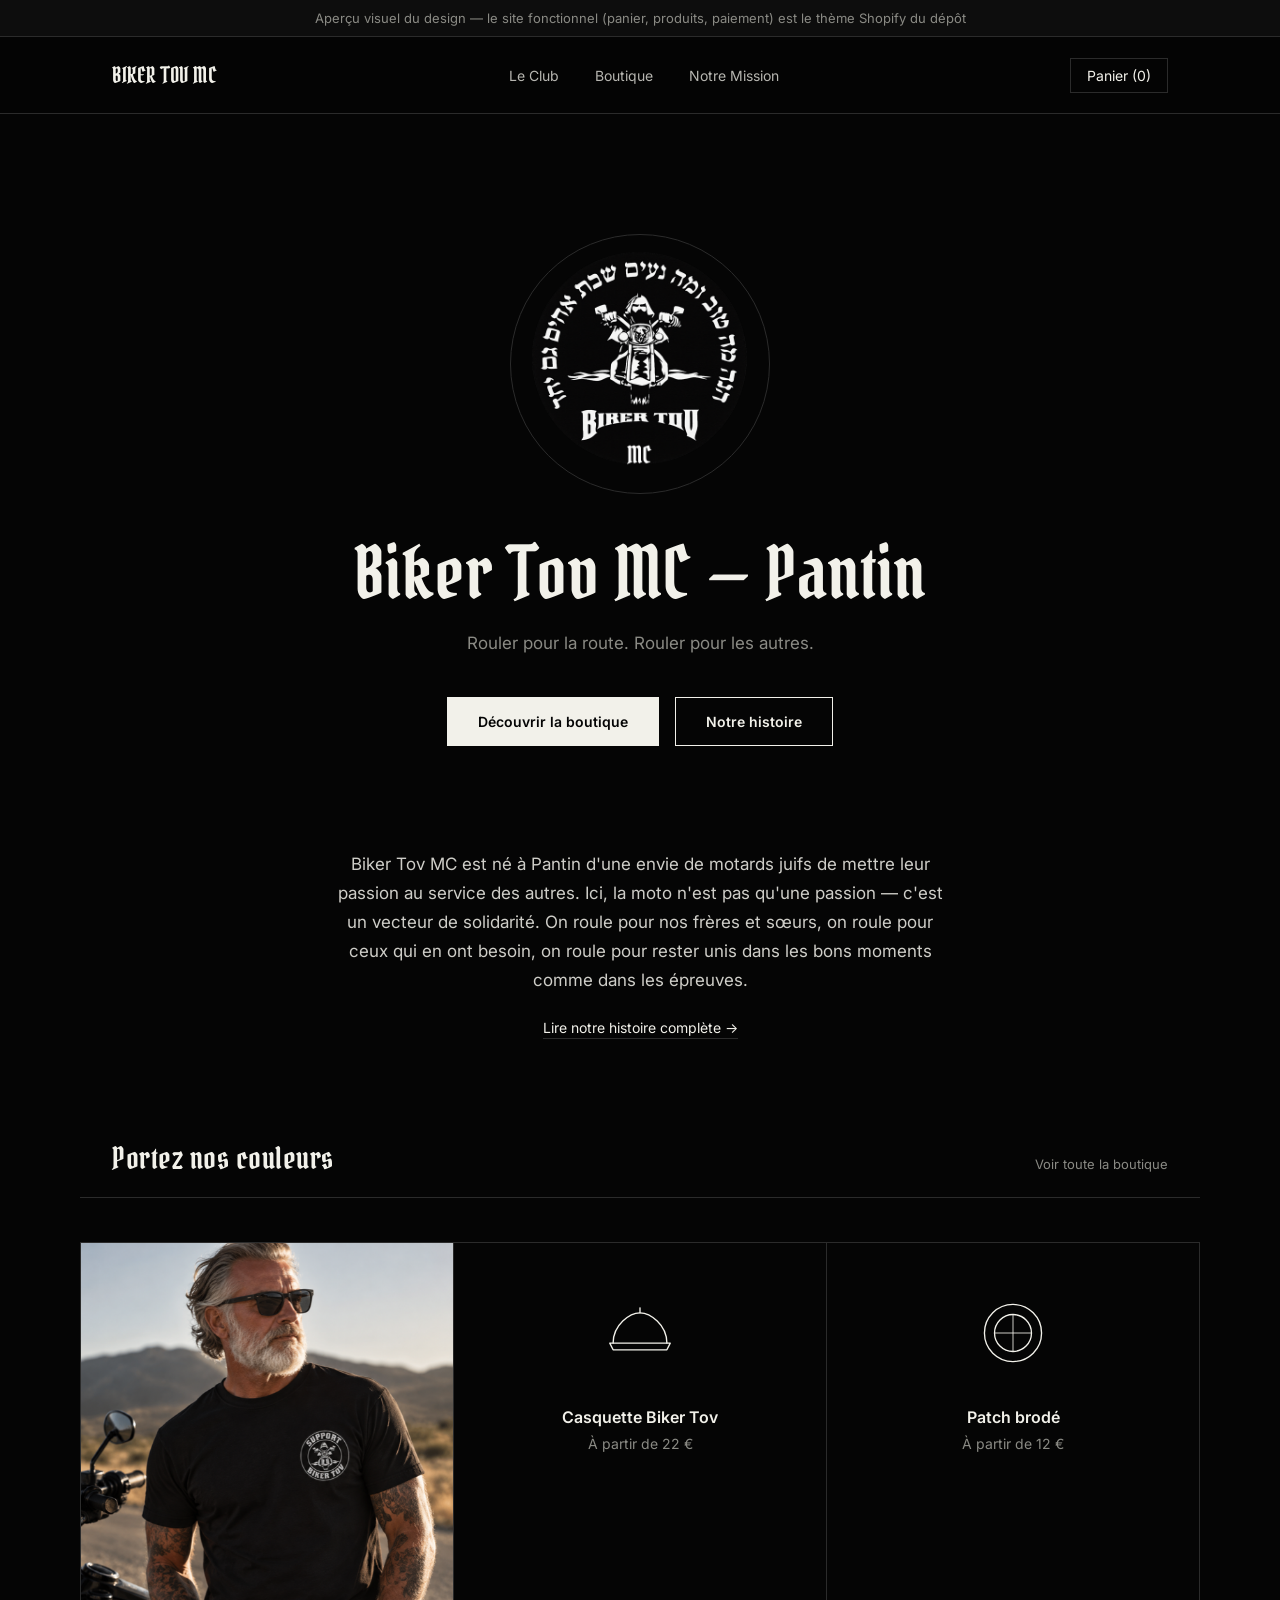
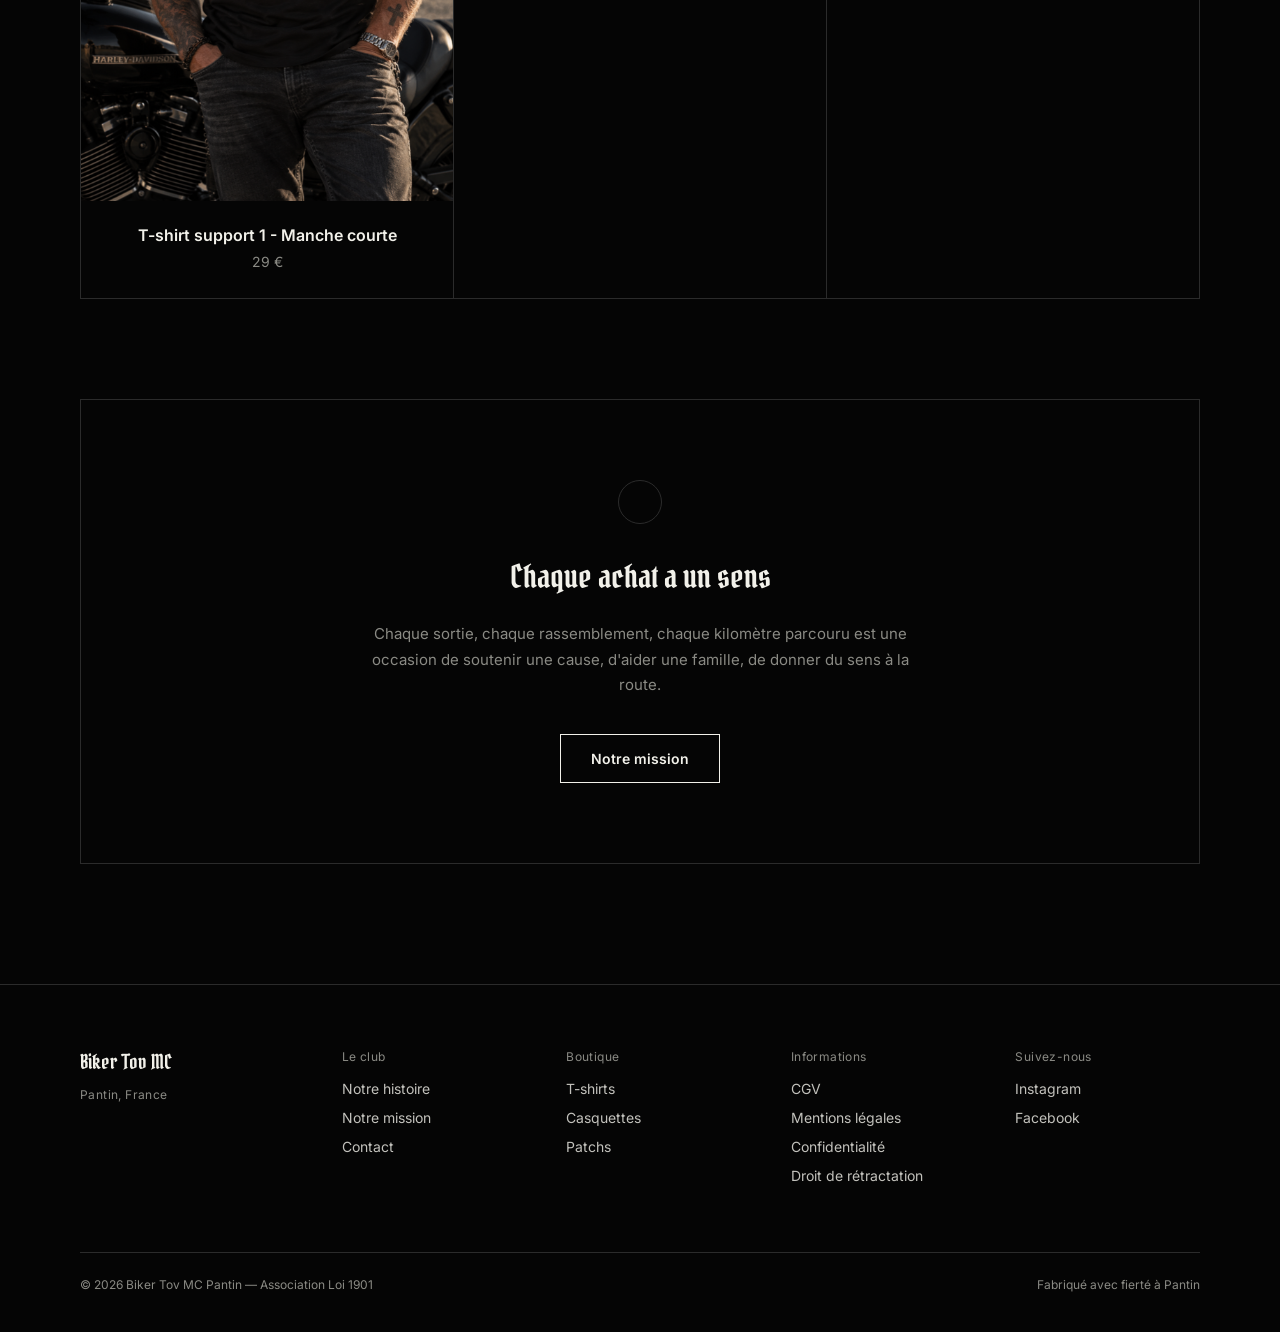
<file: preview/index.html>
<!DOCTYPE html>
<html lang="fr">
<head>
<meta charset="UTF-8">
<meta name="viewport" content="width=device-width, initial-scale=1.0">
<title>Biker Tov MC — Pantin</title>
<link rel="stylesheet" href="assets/style.css">
</head>
<body>

<div class="preview-banner">Aperçu visuel du design — le site fonctionnel (panier, produits, paiement) est le thème Shopify du dépôt</div>

<nav>
  <div class="wrap">
    <div class="brand">BIKER TOV MC</div>
    <div class="nav-links">
      <a href="le-club.html">Le Club</a>
      <a href="boutique.html">Boutique</a>
      <a href="notre-mission.html">Notre Mission</a>
    </div>
    <a href="#" class="nav-cart">Panier (0)</a>
  </div>
</nav>

<section class="hero">
  <div class="badge-ring">
    <div class="badge-ring-inner">
      <img src="assets/logo-biker-tov.png" alt="Logo Biker Tov MC Pantin" class="hero-logo">
    </div>
  </div>
  <h1>Biker Tov MC — Pantin</h1>
  <p class="tagline">Rouler pour la route. Rouler pour les autres.</p>
  <div class="hero-ctas">
    <a href="boutique.html" class="btn btn-fill">Découvrir la boutique</a>
    <a href="le-club.html" class="btn btn-outline">Notre histoire</a>
  </div>
</section>

<section class="intro">
  <p>Biker Tov MC est né à Pantin d'une envie de motards juifs de mettre leur passion au service des autres. Ici, la moto n'est pas qu'une passion — c'est un vecteur de solidarité. On roule pour nos frères et sœurs, on roule pour ceux qui en ont besoin, on roule pour rester unis dans les bons moments comme dans les épreuves.</p>
  <a href="le-club.html" class="read-more">Lire notre histoire complète →</a>
</section>

<section class="products no-top-pad">
  <div class="section-head">
    <h2>Portez nos couleurs</h2>
    <a href="boutique.html">Voir toute la boutique</a>
  </div>
  <div class="product-grid">

    <div class="product-card has-photo">
      <img src="assets/products/tshirt-support-1.png" alt="T-shirt support 1 - Manche courte" class="product-photo">
      <h3>T-shirt support 1 - Manche courte</h3>
      <p class="price">29 €</p>
    </div>

    <div class="product-card">
      <svg class="product-icon" viewBox="0 0 100 100" fill="none" stroke="#f2f1ea" stroke-width="1.6">
        <path d="M18 62 C18 40 38 26 50 26 C62 26 82 40 82 62" stroke-linecap="round"/>
        <path d="M14 62 L86 62 L82 70 L18 70 Z" stroke-linejoin="round"/>
        <path d="M50 26 L50 20" stroke-linecap="round"/>
      </svg>
      <h3>Casquette Biker Tov</h3>
      <p class="price">À partir de 22 €</p>
    </div>

    <div class="product-card">
      <svg class="product-icon" viewBox="0 0 100 100" fill="none" stroke="#f2f1ea" stroke-width="1.6">
        <circle cx="50" cy="50" r="34"/>
        <circle cx="50" cy="50" r="22"/>
        <path d="M50 28 L50 72 M28 50 L72 50" stroke-width="1"/>
      </svg>
      <h3>Patch brodé</h3>
      <p class="price">À partir de 12 €</p>
    </div>

  </div>
</section>

<section class="mission">
  <div class="mission-panel">
    <div class="eyebrow-ring"></div>
    <h2>Chaque achat a un sens</h2>
    <p>Chaque sortie, chaque rassemblement, chaque kilomètre parcouru est une occasion de soutenir une cause, d'aider une famille, de donner du sens à la route.</p>
    <a href="notre-mission.html" class="btn btn-outline">Notre mission</a>
  </div>
</section>

<footer>
  <div class="footer-grid">
    <div class="footer-col">
      <div class="footer-brand">Biker Tov MC</div>
      <p class="label">Pantin, France</p>
    </div>
    <div class="footer-col">
      <p class="label">Le club</p>
      <a href="le-club.html">Notre histoire</a>
      <a href="notre-mission.html">Notre mission</a>
      <a href="#">Contact</a>
    </div>
    <div class="footer-col">
      <p class="label">Boutique</p>
      <a href="boutique.html">T-shirts</a>
      <a href="boutique.html">Casquettes</a>
      <a href="boutique.html">Patchs</a>
    </div>
    <div class="footer-col">
      <p class="label">Informations</p>
      <a href="#">CGV</a>
      <a href="#">Mentions légales</a>
      <a href="#">Confidentialité</a>
      <a href="#">Droit de rétractation</a>
    </div>
    <div class="footer-col">
      <p class="label">Suivez-nous</p>
      <a href="https://www.instagram.com/biker_tov/" target="_blank" rel="noopener">Instagram</a>
      <a href="https://www.facebook.com/loubiker" target="_blank" rel="noopener">Facebook</a>
    </div>
  </div>
  <div class="footer-bottom">
    <span>© 2026 Biker Tov MC Pantin — Association Loi 1901</span>
    <span>Fabriqué avec fierté à Pantin</span>
  </div>
</footer>

</body>
</html>
</file>
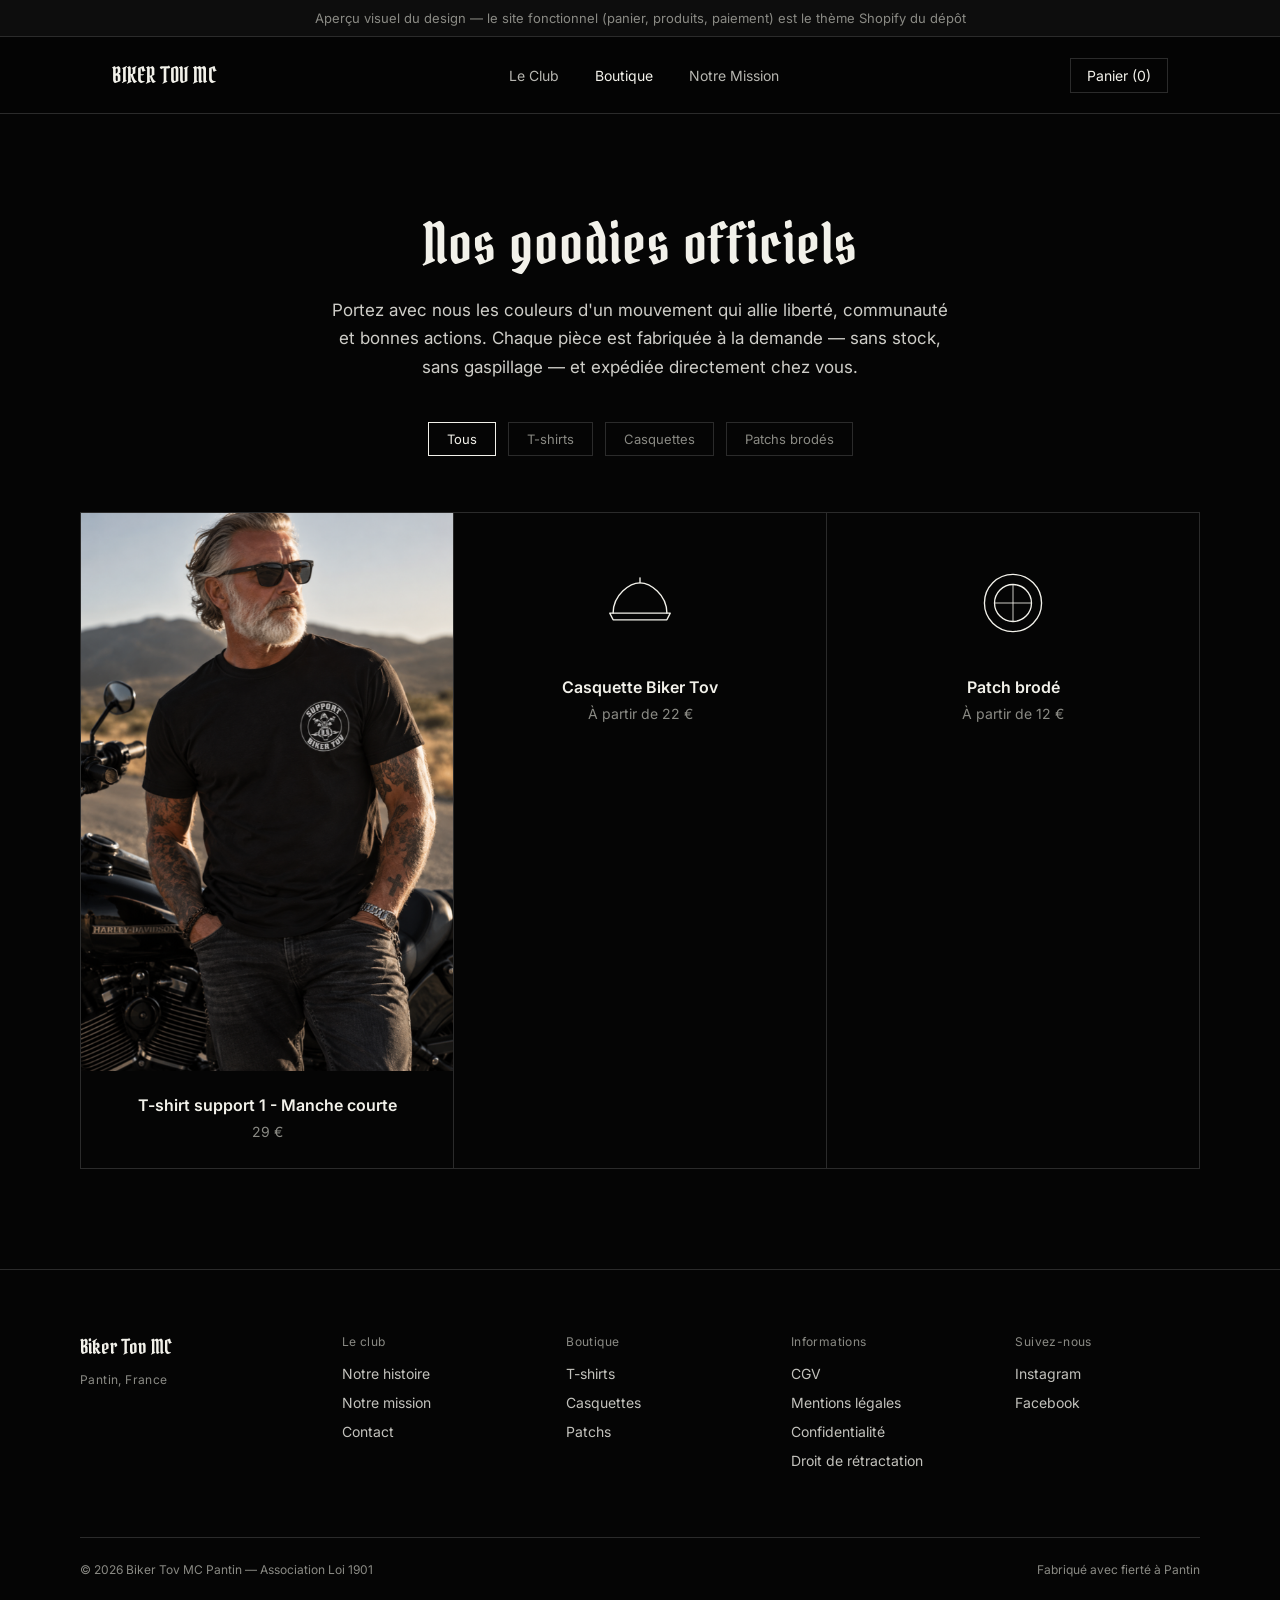
<file: preview/boutique.html>
<!DOCTYPE html>
<html lang="fr">
<head>
<meta charset="UTF-8">
<meta name="viewport" content="width=device-width, initial-scale=1.0">
<title>Boutique — Biker Tov MC</title>
<link rel="stylesheet" href="assets/style.css">
</head>
<body>

<div class="preview-banner">Aperçu visuel du design — le site fonctionnel (panier, produits, paiement) est le thème Shopify du dépôt</div>

<nav>
  <div class="wrap">
    <div class="brand">BIKER TOV MC</div>
    <div class="nav-links">
      <a href="le-club.html">Le Club</a>
      <a href="boutique.html" class="active">Boutique</a>
      <a href="notre-mission.html">Notre Mission</a>
    </div>
    <a href="#" class="nav-cart">Panier (0)</a>
  </div>
</nav>

<header class="page-header">
  <h1 class="page-title">Nos goodies officiels</h1>
  <p class="lede">Portez avec nous les couleurs d'un mouvement qui allie liberté, communauté et bonnes actions. Chaque pièce est fabriquée à la demande — sans stock, sans gaspillage — et expédiée directement chez vous.</p>
</header>

<div class="filters">
  <span class="filter-pill active">Tous</span>
  <span class="filter-pill">T-shirts</span>
  <span class="filter-pill">Casquettes</span>
  <span class="filter-pill">Patchs brodés</span>
</div>

<section class="products">
  <div class="product-grid">

    <div class="product-card has-photo">
      <img src="assets/products/tshirt-support-1.png" alt="T-shirt support 1 - Manche courte" class="product-photo">
      <h3>T-shirt support 1 - Manche courte</h3>
      <p class="price">29 €</p>
    </div>

    <div class="product-card">
      <svg class="product-icon" viewBox="0 0 100 100" fill="none" stroke="#f2f1ea" stroke-width="1.6">
        <path d="M18 62 C18 40 38 26 50 26 C62 26 82 40 82 62" stroke-linecap="round"/>
        <path d="M14 62 L86 62 L82 70 L18 70 Z" stroke-linejoin="round"/>
        <path d="M50 26 L50 20" stroke-linecap="round"/>
      </svg>
      <h3>Casquette Biker Tov</h3>
      <p class="price">À partir de 22 €</p>
    </div>

    <div class="product-card">
      <svg class="product-icon" viewBox="0 0 100 100" fill="none" stroke="#f2f1ea" stroke-width="1.6">
        <circle cx="50" cy="50" r="34"/>
        <circle cx="50" cy="50" r="22"/>
        <path d="M50 28 L50 72 M28 50 L72 50" stroke-width="1"/>
      </svg>
      <h3>Patch brodé</h3>
      <p class="price">À partir de 12 €</p>
    </div>

  </div>
</section>

<footer>
  <div class="footer-grid">
    <div class="footer-col">
      <div class="footer-brand">Biker Tov MC</div>
      <p class="label">Pantin, France</p>
    </div>
    <div class="footer-col">
      <p class="label">Le club</p>
      <a href="le-club.html">Notre histoire</a>
      <a href="notre-mission.html">Notre mission</a>
      <a href="#">Contact</a>
    </div>
    <div class="footer-col">
      <p class="label">Boutique</p>
      <a href="boutique.html">T-shirts</a>
      <a href="boutique.html">Casquettes</a>
      <a href="boutique.html">Patchs</a>
    </div>
    <div class="footer-col">
      <p class="label">Informations</p>
      <a href="#">CGV</a>
      <a href="#">Mentions légales</a>
      <a href="#">Confidentialité</a>
      <a href="#">Droit de rétractation</a>
    </div>
    <div class="footer-col">
      <p class="label">Suivez-nous</p>
      <a href="https://www.instagram.com/biker_tov/" target="_blank" rel="noopener">Instagram</a>
      <a href="https://www.facebook.com/loubiker" target="_blank" rel="noopener">Facebook</a>
    </div>
  </div>
  <div class="footer-bottom">
    <span>© 2026 Biker Tov MC Pantin — Association Loi 1901</span>
    <span>Fabriqué avec fierté à Pantin</span>
  </div>
</footer>

</body>
</html>
</file>
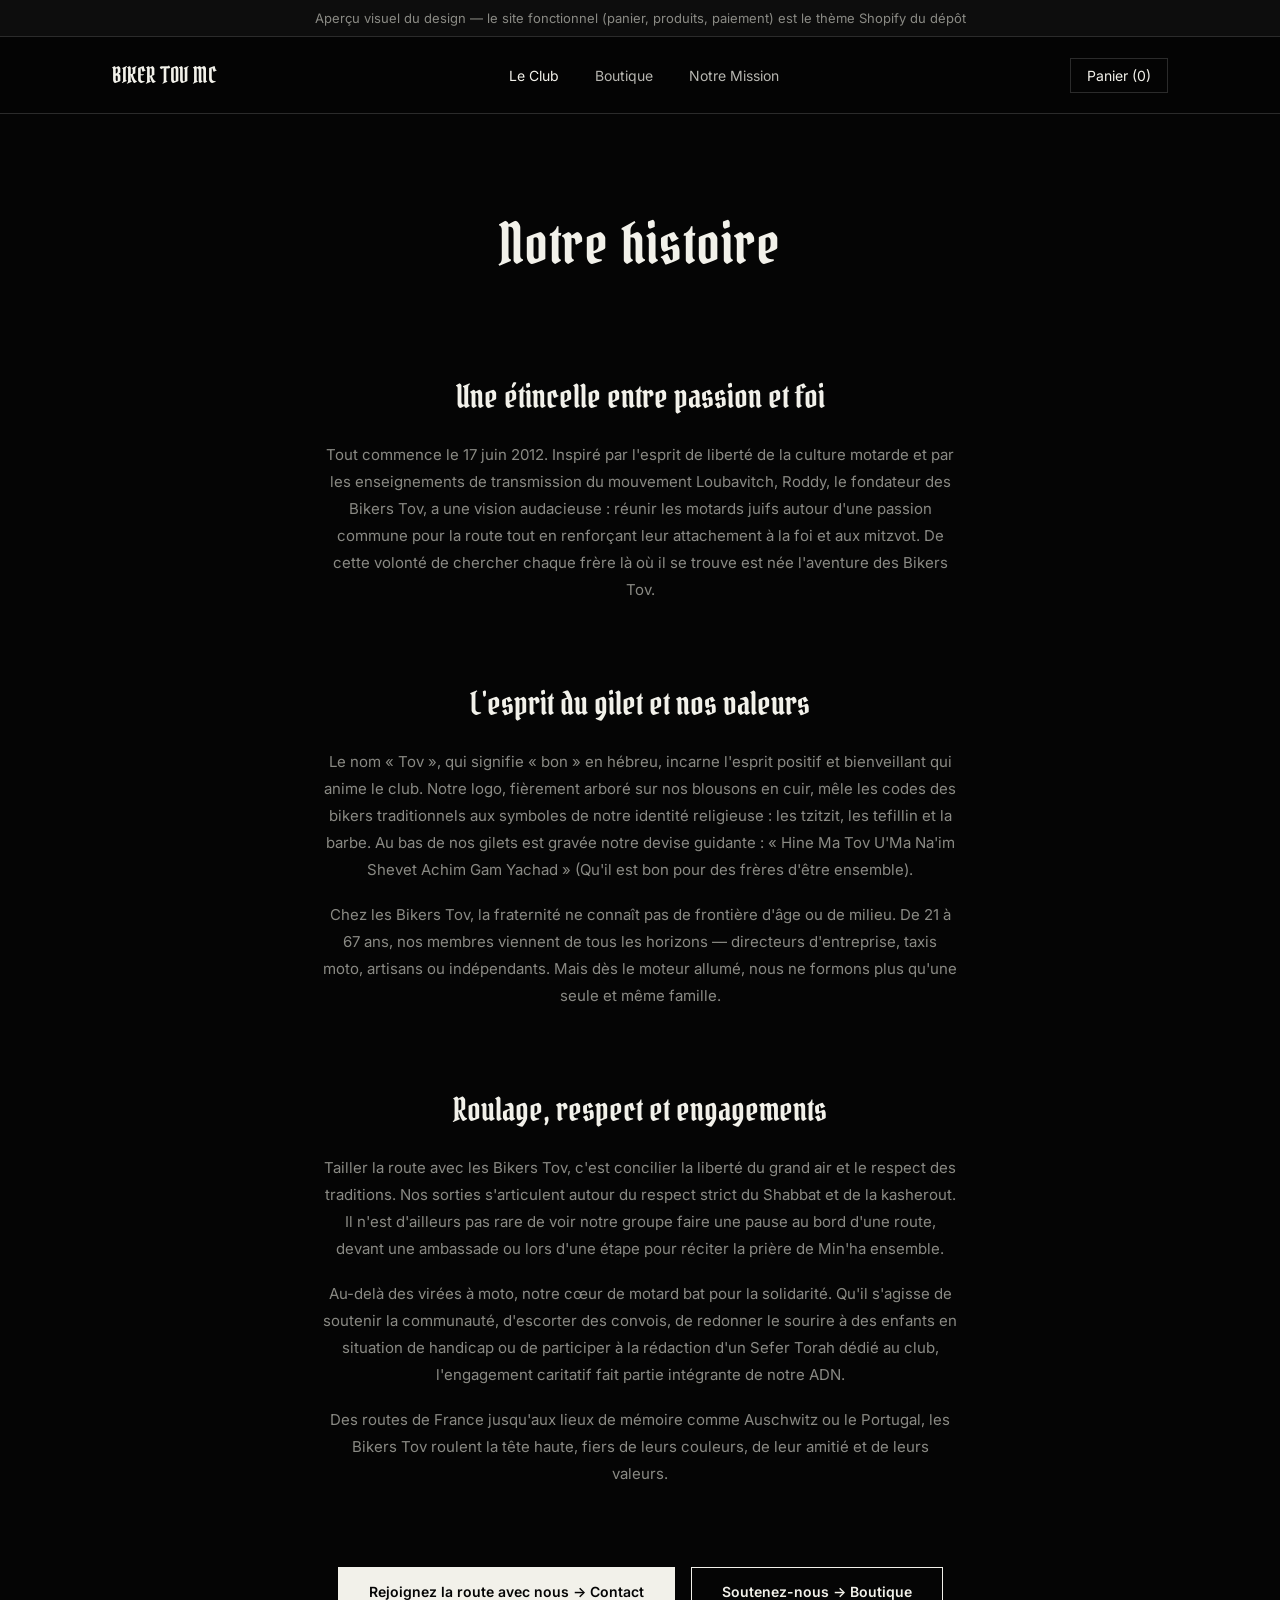
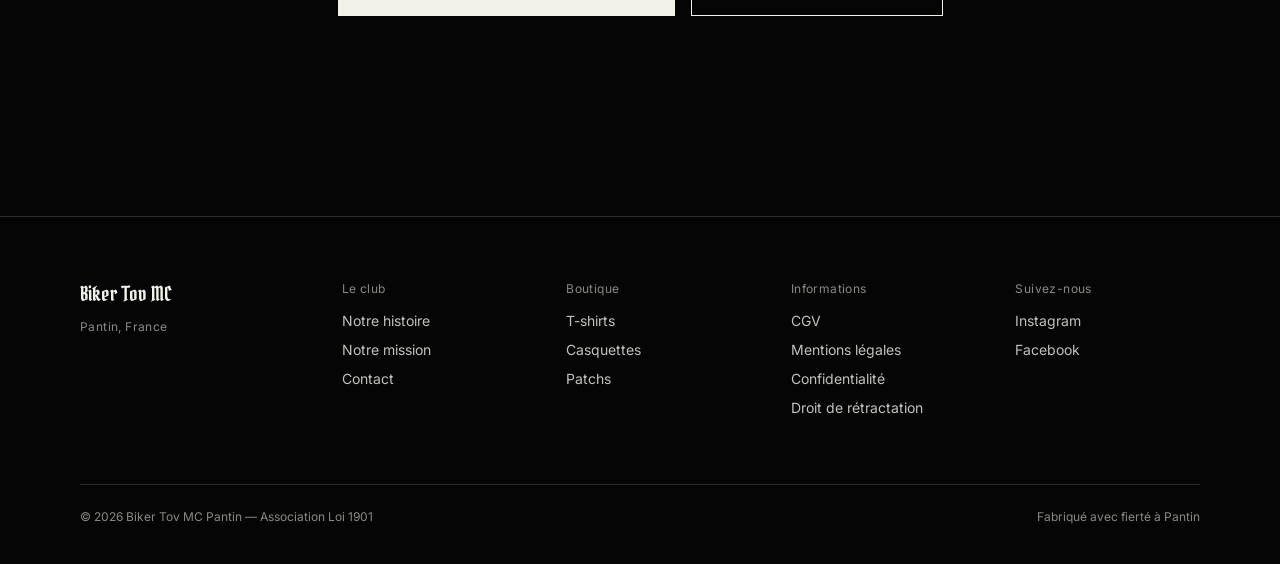
<file: preview/le-club.html>
<!DOCTYPE html>
<html lang="fr">
<head>
<meta charset="UTF-8">
<meta name="viewport" content="width=device-width, initial-scale=1.0">
<title>Le Club — Biker Tov MC</title>
<link rel="stylesheet" href="assets/style.css">
</head>
<body>

<div class="preview-banner">Aperçu visuel du design — le site fonctionnel (panier, produits, paiement) est le thème Shopify du dépôt</div>

<nav>
  <div class="wrap">
    <div class="brand">BIKER TOV MC</div>
    <div class="nav-links">
      <a href="le-club.html" class="active">Le Club</a>
      <a href="boutique.html">Boutique</a>
      <a href="notre-mission.html">Notre Mission</a>
    </div>
    <a href="#" class="nav-cart">Panier (0)</a>
  </div>
</nav>

<header class="page-header">
  <h1 class="page-title">Notre histoire</h1>
</header>

<section class="article-block">
  <h2>Une étincelle entre passion et foi</h2>
  <p>Tout commence le 17 juin 2012. Inspiré par l'esprit de liberté de la culture motarde et par les enseignements de transmission du mouvement Loubavitch, Roddy, le fondateur des Bikers Tov, a une vision audacieuse : réunir les motards juifs autour d'une passion commune pour la route tout en renforçant leur attachement à la foi et aux mitzvot. De cette volonté de chercher chaque frère là où il se trouve est née l'aventure des Bikers Tov.</p>
</section>

<section class="article-block">
  <h2>L'esprit du gilet et nos valeurs</h2>
  <p>Le nom « Tov », qui signifie « bon » en hébreu, incarne l'esprit positif et bienveillant qui anime le club. Notre logo, fièrement arboré sur nos blousons en cuir, mêle les codes des bikers traditionnels aux symboles de notre identité religieuse : les tzitzit, les tefillin et la barbe. Au bas de nos gilets est gravée notre devise guidante : « Hine Ma Tov U'Ma Na'im Shevet Achim Gam Yachad » (Qu'il est bon pour des frères d'être ensemble).</p>
  <p>Chez les Bikers Tov, la fraternité ne connaît pas de frontière d'âge ou de milieu. De 21 à 67 ans, nos membres viennent de tous les horizons — directeurs d'entreprise, taxis moto, artisans ou indépendants. Mais dès le moteur allumé, nous ne formons plus qu'une seule et même famille.</p>
</section>

<section class="article-block">
  <h2>Roulage, respect et engagements</h2>
  <p>Tailler la route avec les Bikers Tov, c'est concilier la liberté du grand air et le respect des traditions. Nos sorties s'articulent autour du respect strict du Shabbat et de la kasherout. Il n'est d'ailleurs pas rare de voir notre groupe faire une pause au bord d'une route, devant une ambassade ou lors d'une étape pour réciter la prière de Min'ha ensemble.</p>
  <p>Au-delà des virées à moto, notre cœur de motard bat pour la solidarité. Qu'il s'agisse de soutenir la communauté, d'escorter des convois, de redonner le sourire à des enfants en situation de handicap ou de participer à la rédaction d'un Sefer Torah dédié au club, l'engagement caritatif fait partie intégrante de notre ADN.</p>
  <p>Des routes de France jusqu'aux lieux de mémoire comme Auschwitz ou le Portugal, les Bikers Tov roulent la tête haute, fiers de leurs couleurs, de leur amitié et de leurs valeurs.</p>
</section>

<section class="mission" style="padding-top:24px;">
  <div class="mission-panel" style="border:none; padding-top:16px;">
    <div class="cta-buttons">
      <a href="#" class="btn btn-fill">Rejoignez la route avec nous → Contact</a>
      <a href="boutique.html" class="btn btn-outline">Soutenez-nous → Boutique</a>
    </div>
  </div>
</section>

<footer>
  <div class="footer-grid">
    <div class="footer-col">
      <div class="footer-brand">Biker Tov MC</div>
      <p class="label">Pantin, France</p>
    </div>
    <div class="footer-col">
      <p class="label">Le club</p>
      <a href="le-club.html">Notre histoire</a>
      <a href="notre-mission.html">Notre mission</a>
      <a href="#">Contact</a>
    </div>
    <div class="footer-col">
      <p class="label">Boutique</p>
      <a href="boutique.html">T-shirts</a>
      <a href="boutique.html">Casquettes</a>
      <a href="boutique.html">Patchs</a>
    </div>
    <div class="footer-col">
      <p class="label">Informations</p>
      <a href="#">CGV</a>
      <a href="#">Mentions légales</a>
      <a href="#">Confidentialité</a>
      <a href="#">Droit de rétractation</a>
    </div>
    <div class="footer-col">
      <p class="label">Suivez-nous</p>
      <a href="https://www.instagram.com/biker_tov/" target="_blank" rel="noopener">Instagram</a>
      <a href="https://www.facebook.com/loubiker" target="_blank" rel="noopener">Facebook</a>
    </div>
  </div>
  <div class="footer-bottom">
    <span>© 2026 Biker Tov MC Pantin — Association Loi 1901</span>
    <span>Fabriqué avec fierté à Pantin</span>
  </div>
</footer>

</body>
</html>
</file>
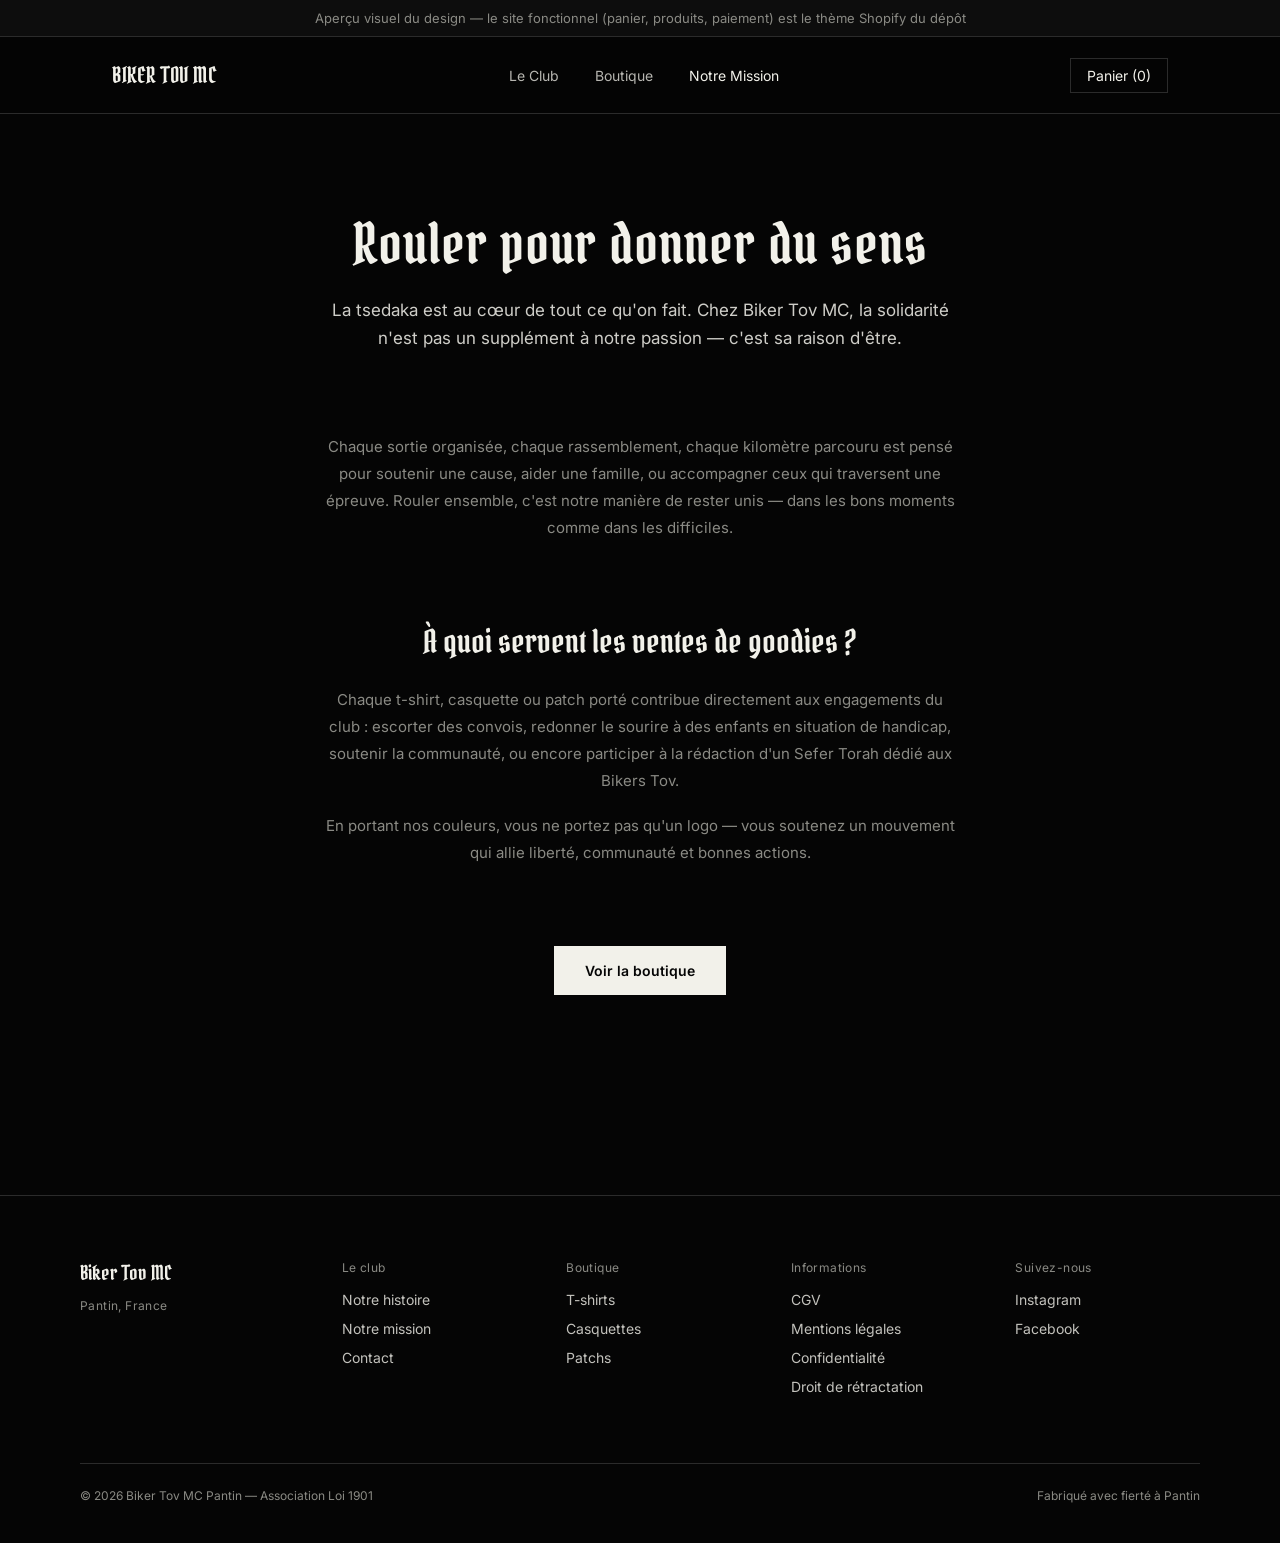
<file: preview/notre-mission.html>
<!DOCTYPE html>
<html lang="fr">
<head>
<meta charset="UTF-8">
<meta name="viewport" content="width=device-width, initial-scale=1.0">
<title>Notre Mission — Biker Tov MC</title>
<link rel="stylesheet" href="assets/style.css">
</head>
<body>

<div class="preview-banner">Aperçu visuel du design — le site fonctionnel (panier, produits, paiement) est le thème Shopify du dépôt</div>

<nav>
  <div class="wrap">
    <div class="brand">BIKER TOV MC</div>
    <div class="nav-links">
      <a href="le-club.html">Le Club</a>
      <a href="boutique.html">Boutique</a>
      <a href="notre-mission.html" class="active">Notre Mission</a>
    </div>
    <a href="#" class="nav-cart">Panier (0)</a>
  </div>
</nav>

<header class="page-header">
  <h1 class="page-title">Rouler pour donner du sens</h1>
  <p class="lede">La tsedaka est au cœur de tout ce qu'on fait. Chez Biker Tov MC, la solidarité n'est pas un supplément à notre passion — c'est sa raison d'être.</p>
</header>

<section class="article-block">
  <p>Chaque sortie organisée, chaque rassemblement, chaque kilomètre parcouru est pensé pour soutenir une cause, aider une famille, ou accompagner ceux qui traversent une épreuve. Rouler ensemble, c'est notre manière de rester unis — dans les bons moments comme dans les difficiles.</p>
</section>

<section class="article-block">
  <h2>À quoi servent les ventes de goodies ?</h2>
  <p>Chaque t-shirt, casquette ou patch porté contribue directement aux engagements du club : escorter des convois, redonner le sourire à des enfants en situation de handicap, soutenir la communauté, ou encore participer à la rédaction d'un Sefer Torah dédié aux Bikers Tov.</p>
  <p>En portant nos couleurs, vous ne portez pas qu'un logo — vous soutenez un mouvement qui allie liberté, communauté et bonnes actions.</p>
</section>

<section class="mission" style="padding-top:24px;">
  <div class="mission-panel" style="border:none; padding-top:16px;">
    <div class="cta-buttons">
      <a href="boutique.html" class="btn btn-fill">Voir la boutique</a>
    </div>
  </div>
</section>

<footer>
  <div class="footer-grid">
    <div class="footer-col">
      <div class="footer-brand">Biker Tov MC</div>
      <p class="label">Pantin, France</p>
    </div>
    <div class="footer-col">
      <p class="label">Le club</p>
      <a href="le-club.html">Notre histoire</a>
      <a href="notre-mission.html">Notre mission</a>
      <a href="#">Contact</a>
    </div>
    <div class="footer-col">
      <p class="label">Boutique</p>
      <a href="boutique.html">T-shirts</a>
      <a href="boutique.html">Casquettes</a>
      <a href="boutique.html">Patchs</a>
    </div>
    <div class="footer-col">
      <p class="label">Informations</p>
      <a href="#">CGV</a>
      <a href="#">Mentions légales</a>
      <a href="#">Confidentialité</a>
      <a href="#">Droit de rétractation</a>
    </div>
    <div class="footer-col">
      <p class="label">Suivez-nous</p>
      <a href="https://www.instagram.com/biker_tov/" target="_blank" rel="noopener">Instagram</a>
      <a href="https://www.facebook.com/loubiker" target="_blank" rel="noopener">Facebook</a>
    </div>
  </div>
  <div class="footer-bottom">
    <span>© 2026 Biker Tov MC Pantin — Association Loi 1901</span>
    <span>Fabriqué avec fierté à Pantin</span>
  </div>
</footer>

</body>
</html>
</file>
<file: preview/assets/style.css>
@import url('https://fonts.googleapis.com/css2?family=Pirata+One&family=Inter:wght@400;500;600;700&display=swap');

:root {
  --black: #050505;
  --panel: #0d0d0d;
  --line: #2b2b2b;
  --bone: #f2f1ea;
  --white: #ffffff;
  --grey: #8a8a84;
  --gothic: 'Pirata One', 'Times New Roman', serif;
  --sans: 'Inter', -apple-system, sans-serif;
}

* { margin: 0; padding: 0; box-sizing: border-box; }

html, body {
  background: var(--black);
  color: var(--bone);
  font-family: var(--sans);
  -webkit-font-smoothing: antialiased;
}

a { color: inherit; text-decoration: none; }
img, svg { display: block; }

.wrap { max-width: 1120px; margin: 0 auto; padding: 0 32px; }

/* ---------- BANNER (preview notice) ---------- */
.preview-banner {
  background: var(--panel);
  border-bottom: 1px solid var(--line);
  text-align: center;
  font-size: 13px;
  color: var(--grey);
  padding: 10px 16px;
}

/* ---------- NAV ---------- */
nav {
  border-bottom: 1px solid var(--line);
  position: sticky; top: 0; z-index: 10;
  background: rgba(5,5,5,0.92);
  backdrop-filter: blur(6px);
}
nav .wrap {
  display: flex; align-items: center; justify-content: space-between;
  height: 76px;
}
.brand {
  font-family: var(--gothic);
  font-size: 22px;
  letter-spacing: 0.5px;
}
.nav-links { display: flex; gap: 36px; }
.nav-links a {
  font-size: 14px;
  color: var(--bone);
  opacity: 0.75;
  transition: opacity 0.2s ease;
}
.nav-links a:hover, .nav-links a.active { opacity: 1; }
.nav-cart {
  font-size: 14px;
  border: 1px solid var(--line);
  padding: 8px 16px;
}
.nav-cart:hover { border-color: var(--bone); }

@media (max-width: 760px) {
  .nav-links { display: none; }
}

/* ---------- HERO ---------- */
.hero {
  padding: 120px 32px 96px;
  text-align: center;
}
.badge-ring {
  width: 260px; height: 260px;
  border: 1px solid var(--line);
  border-radius: 50%;
  margin: 0 auto 40px;
  display: flex; align-items: center; justify-content: center;
}
.badge-ring-inner {
  width: 240px; height: 240px;
  border-radius: 50%;
  overflow: hidden;
  display: flex; align-items: center; justify-content: center;
}
.hero-logo { width: 100%; height: 100%; object-fit: cover; border-radius: 50%; }

.hero h1, .page-title {
  font-family: var(--gothic);
  font-weight: 400;
  line-height: 1.1;
  letter-spacing: 1px;
}
.hero h1 {
  font-size: clamp(40px, 6vw, 72px);
  max-width: 900px;
  margin: 0 auto 20px;
}
.hero .tagline {
  font-size: 17px;
  color: var(--grey);
  margin-bottom: 44px;
}
.hero-ctas, .cta-buttons {
  display: flex; gap: 16px; justify-content: center; flex-wrap: wrap;
}

.btn {
  font-family: var(--sans);
  font-size: 14px;
  font-weight: 600;
  padding: 15px 30px;
  border: 1px solid var(--bone);
  cursor: pointer;
  display: inline-block;
}
.btn-fill { background: var(--bone); color: var(--black); }
.btn-fill:hover { background: var(--white); }
.btn-outline { background: transparent; color: var(--bone); }
.btn-outline:hover { background: var(--bone); color: var(--black); }

/* ---------- INTRO / RICH TEXT ---------- */
.intro { padding: 8px 32px 100px; text-align: center; }
.intro p {
  max-width: 620px; margin: 0 auto;
  font-size: 17px; line-height: 1.7; color: var(--bone); opacity: 0.85;
}
.intro .read-more {
  display: inline-block; margin-top: 24px; font-size: 14px;
  border-bottom: 1px solid var(--line); padding-bottom: 2px;
}
.intro .read-more:hover { border-color: var(--bone); }

/* ---------- PAGE HEADER (Le Club / Mission / Boutique) ---------- */
.page-header {
  padding: 100px 32px 40px;
  text-align: center;
}
.page-title { font-size: clamp(36px, 5.5vw, 56px); margin: 0 auto 20px; }
.page-header .lede {
  max-width: 620px; margin: 0 auto; font-size: 17px; line-height: 1.7;
  color: var(--bone); opacity: 0.85;
}

/* ---------- ARTICLE BLOCKS (story pages) ---------- */
.article-block {
  max-width: 700px;
  margin: 0 auto;
  padding: 40px 32px;
  text-align: center;
}
.article-block h2 {
  font-family: var(--gothic);
  font-weight: 400;
  font-size: clamp(24px, 4vw, 32px);
  margin-bottom: 24px;
}
.article-block p {
  font-size: 15px; line-height: 1.8; color: var(--grey);
  margin-bottom: 18px;
}
.article-block p:last-child { margin-bottom: 0; }

/* ---------- SECTION LABEL ---------- */
.section-head {
  padding: 0 32px;
  max-width: 1120px; margin: 0 auto 44px;
  display: flex; align-items: baseline; justify-content: space-between;
  border-bottom: 1px solid var(--line); padding-bottom: 20px;
}
.section-head h2 {
  font-family: var(--gothic); font-size: 30px; font-weight: 400; letter-spacing: 0.5px;
}
.section-head a { font-size: 13px; color: var(--grey); }
.section-head a:hover { color: var(--bone); }

/* ---------- FILTERS (boutique) ---------- */
.filters {
  display: flex; gap: 12px; justify-content: center; flex-wrap: wrap;
  padding: 0 32px 56px;
}
.filter-pill {
  font-size: 13px; border: 1px solid var(--line); padding: 8px 18px; color: var(--grey);
}
.filter-pill.active { border-color: var(--bone); color: var(--bone); }

/* ---------- PRODUCTS ---------- */
.products { padding: 0 0 100px; }
.products.no-top-pad { padding-top: 0; }
.product-grid {
  display: grid;
  grid-template-columns: repeat(3, 1fr);
  gap: 1px;
  background: var(--line);
  border: 1px solid var(--line);
  max-width: 1120px; margin: 0 auto;
}
.product-card {
  background: var(--black);
  padding: 48px 28px 32px;
  text-align: center;
}
.product-icon { width: 84px; height: 84px; margin: 0 auto 32px; }
.product-card h3 { font-size: 16px; font-weight: 600; margin-bottom: 8px; }
.product-card .price { font-size: 14px; color: var(--grey); }

.product-card.has-photo {
  padding: 0 0 28px;
}
.product-photo {
  width: 100%;
  aspect-ratio: 2 / 3;
  object-fit: cover;
  display: block;
  margin-bottom: 24px;
}
.product-card.has-photo h3,
.product-card.has-photo .price {
  padding: 0 20px;
}

@media (max-width: 760px) {
  .product-grid { grid-template-columns: 1fr; }
}

/* ---------- MISSION PANEL ---------- */
.mission { padding: 0 32px 120px; }
.mission-panel {
  max-width: 1120px; margin: 0 auto;
  border: 1px solid var(--line);
  padding: 80px 60px; text-align: center;
}
.mission-panel .eyebrow-ring {
  width: 44px; height: 44px; border: 1px solid var(--line); border-radius: 50%;
  margin: 0 auto 32px;
}
.mission-panel h2 {
  font-family: var(--gothic); font-size: 32px; font-weight: 400;
  max-width: 560px; margin: 0 auto 24px; line-height: 1.3;
}
.mission-panel p {
  max-width: 540px; margin: 0 auto 36px; color: var(--grey); line-height: 1.7; font-size: 15px;
}

@media (max-width: 760px) {
  .mission-panel { padding: 56px 24px; }
}

/* ---------- FOOTER ---------- */
footer { border-top: 1px solid var(--line); padding: 64px 32px 40px; }
.footer-grid {
  max-width: 1120px; margin: 0 auto;
  display: grid; grid-template-columns: 1.2fr 1fr 1fr 1fr 1fr; gap: 40px;
}
.footer-brand { font-family: var(--gothic); font-size: 20px; margin-bottom: 12px; }
.footer-col p.label { font-size: 12px; color: var(--grey); margin-bottom: 16px; letter-spacing: 0.4px; }
.footer-col a { display: block; font-size: 14px; color: var(--bone); opacity: 0.8; margin-bottom: 12px; }
.footer-col a:hover { opacity: 1; }
.footer-bottom {
  max-width: 1120px; margin: 56px auto 0; padding-top: 24px;
  border-top: 1px solid var(--line); font-size: 12px; color: var(--grey);
  display: flex; justify-content: space-between; flex-wrap: wrap; gap: 12px;
}

@media (max-width: 760px) {
  .footer-grid { grid-template-columns: 1fr 1fr; }
}
</file>
